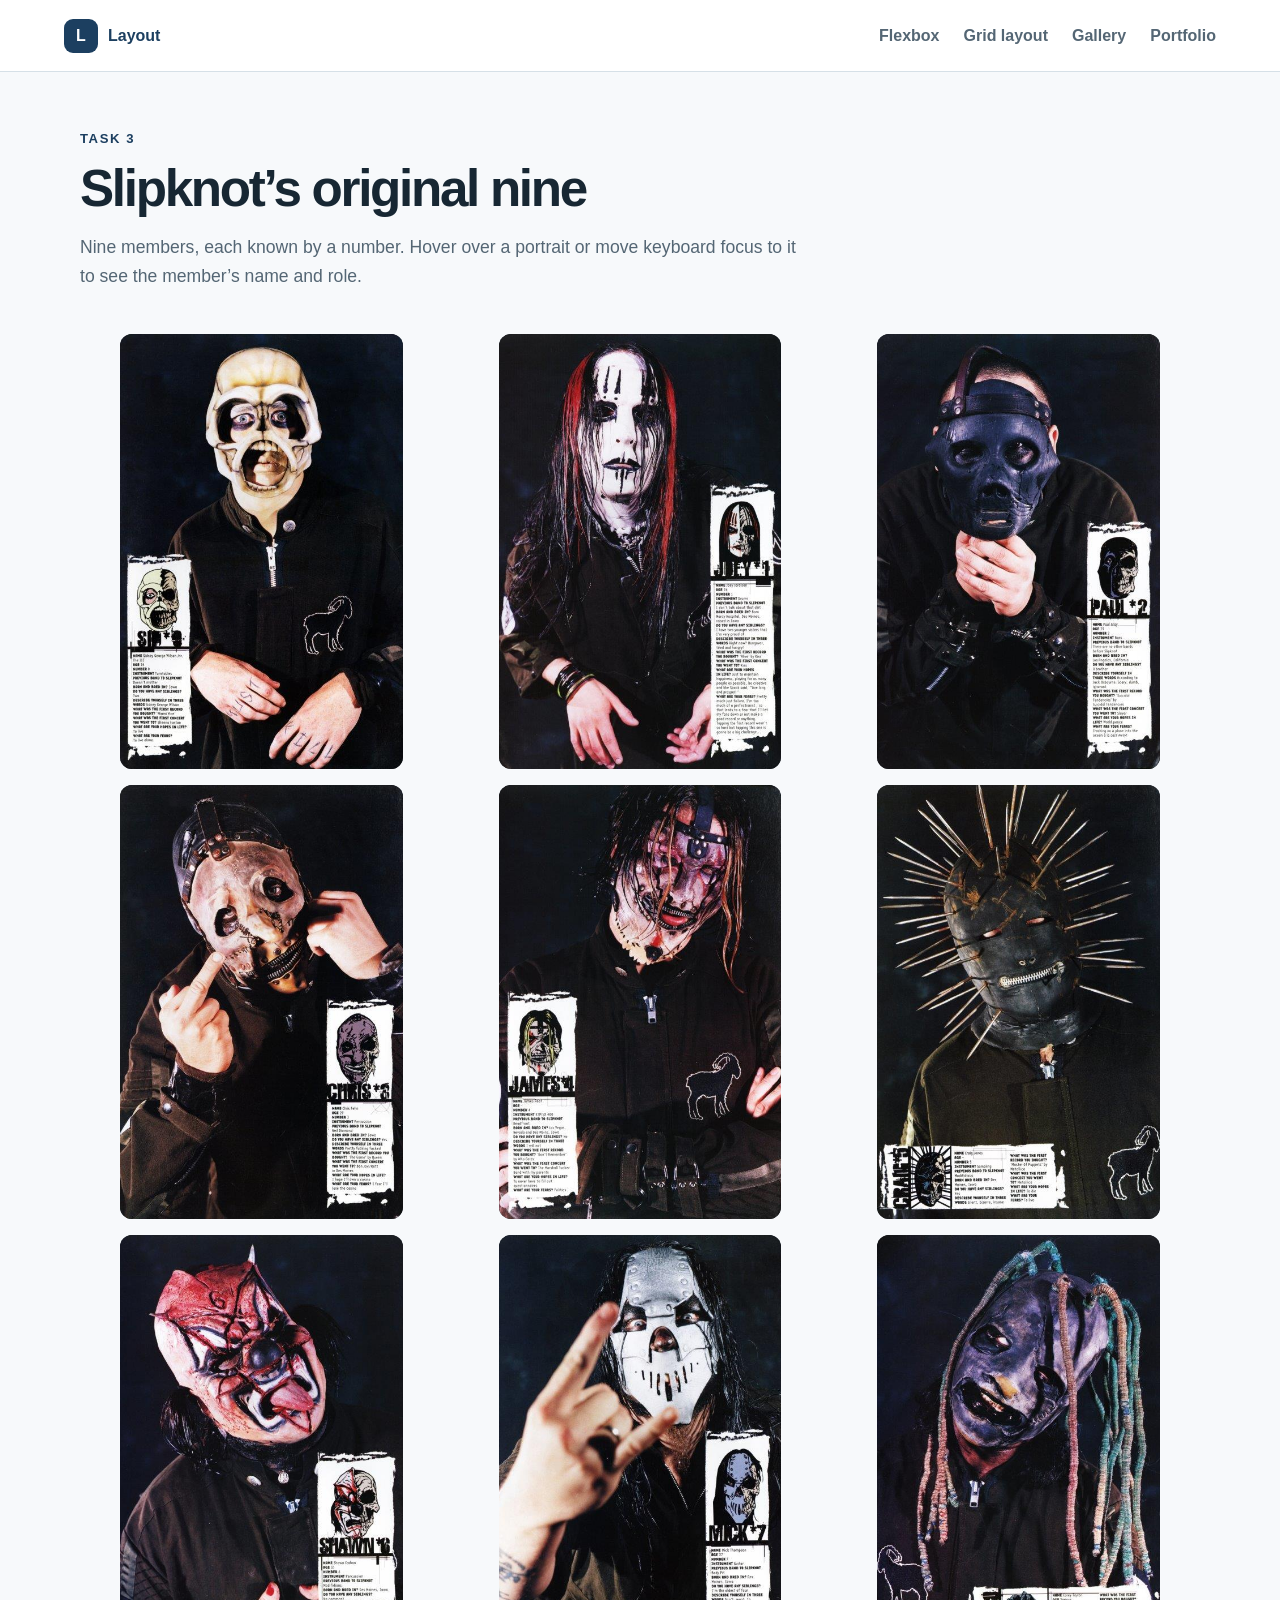
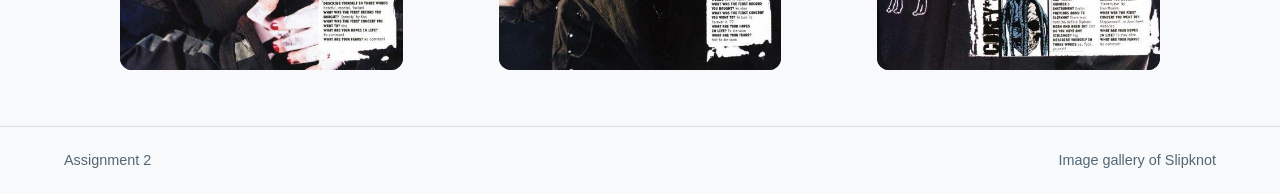
<file: gallery.html>
<!DOCTYPE html>
<html lang="en">
  <head>
    <meta charset="UTF-8">
    <link rel="stylesheet" href="./style.css">
    <meta name="viewport" content="width=device-width, initial-scale=1.0">
    <title>Image Gallery - Layout</title>
    <link rel="icon" type="image/png" href="assets/logo.png">
    <link rel="stylesheet" href="style.css">
  </head>
  
<body>
  <header class="site-header">
    <a class="brand" href="index.html">
      <span class="brand-mark">L</span> Layout
    </a>
    <nav class="nav-links" aria-label="Main navigation">
      <a href="flexbox.html">Flexbox</a>
      <a href="grid-layout.html">Grid layout</a>
      <a href="gallery.html" aria-current="page">Gallery</a>
      <a href="portfolio.html">Portfolio</a>
    </nav>
  </header>
  
<main class="page-main">
  <p class="eyebrow">TASK 3</p>
  <h1 class="page-title">Slipknot’s original nine</h1>
  <p class="page-lead">Nine members, each known by a number. Hover over a portrait or move keyboard focus to it to see the member’s name and role.</p>
  
<section class="gallery-grid slipknot-gallery" aria-label="Slipknot original members">
  
<figure class="gallery-item">
  <a class="gallery-link" href="assets/slipknot/sid-wilson.jpg">
    <img src="assets/slipknot/sid-wilson.jpg" alt="Slipknot member Sid Wilson in a skull-like mask">
    <figcaption class="gallery-caption">
      <strong>#0 - Sid Wilson</strong>
      <span>Turntables</span>
    </figcaption>
  </a>
</figure>
  
<figure class="gallery-item">
  <a class="gallery-link" href="assets/slipknot/joey-jordison.jpg">
    <img src="assets/slipknot/joey-jordison.jpg" alt="Slipknot member Joey Jordison wearing a white mask with red markings">
    <figcaption class="gallery-caption">
      <strong>#1 - Joey Jordison</strong>
      <span>Drums</span>
    </figcaption>
  </a>
</figure>
  
<figure class="gallery-item">
  <a class="gallery-link" href="assets/slipknot/paul-gray.jpg">
    <img src="assets/slipknot/paul-gray.jpg" alt="Slipknot member Paul Gray wearing a dark blue mask">
    <figcaption class="gallery-caption">
      <strong>#2 - Paul Gray</strong>
      <span>Bass</span>
    </figcaption>
  </a>
</figure>
  
<figure class="gallery-item">
  <a class="gallery-link" href="assets/slipknot/chris-fehn.jpg">
    <img src="assets/slipknot/chris-fehn.jpg" alt="Slipknot member Chris Fehn in his distinctive long-nosed mask">
    <figcaption class="gallery-caption">
      <strong>#3 - Chris Fehn</strong>
      <span>Percussion</span>
    </figcaption>
  </a>
</figure>
  
<figure class="gallery-item">
  <a class="gallery-link" href="assets/slipknot/jim-root.jpg">
    <img src="assets/slipknot/jim-root.jpg" alt="Slipknot member Jim Root in a black and white mask">
    <figcaption class="gallery-caption">
      <strong>#4 - Jim Root</strong>
      <span>Guitar</span>
    </figcaption>
  </a>
</figure>
  
<figure class="gallery-item">
  <a class="gallery-link" href="assets/slipknot/craig-jones.jpg">
    <img src="assets/slipknot/craig-jones.jpg" alt="Slipknot member Craig Jones wearing a mask with long spikes">
    <figcaption class="gallery-caption">
      <strong>#5 - Craig Jones</strong>
      <span>Samples and keyboards</span>
    </figcaption>
  </a>
</figure>
  
<figure class="gallery-item">
  <a class="gallery-link" href="assets/slipknot/shawn-crahan.jpg">
    <img src="assets/slipknot/shawn-crahan.jpg" alt="Slipknot member Shawn Crahan wearing a clown mask">
    <figcaption class="gallery-caption">
      <strong>#6 - Shawn Crahan</strong>
      <span>Percussion</span>
    </figcaption>
  </a>
</figure>
  
<figure class="gallery-item">
  <a class="gallery-link" href="assets/slipknot/mick-thomson.jpg">
    <img src="assets/slipknot/mick-thomson.jpg" alt="Slipknot member Mick Thomson wearing a silver mask">
    <figcaption class="gallery-caption">
      <strong>#7 - Mick Thomson</strong>
      <span>Guitar</span>
    </figcaption>
  </a>
</figure>
  
<figure class="gallery-item">
  <a class="gallery-link" href="assets/slipknot/corey-taylor.jpg">
    <img src="assets/slipknot/corey-taylor.jpg" alt="Slipknot member Corey Taylor with long hair and a stitched mask">
    <figcaption class="gallery-caption">
      <strong>#8 - Corey Taylor</strong>
      <span>Vocals</span>
    </figcaption>
  </a>  
</section>
</main>
  <footer class="site-footer">
    <span>Assignment 2</span>
    <span>Image gallery of Slipknot </span>
  </footer>
</body>
</html>
</file>
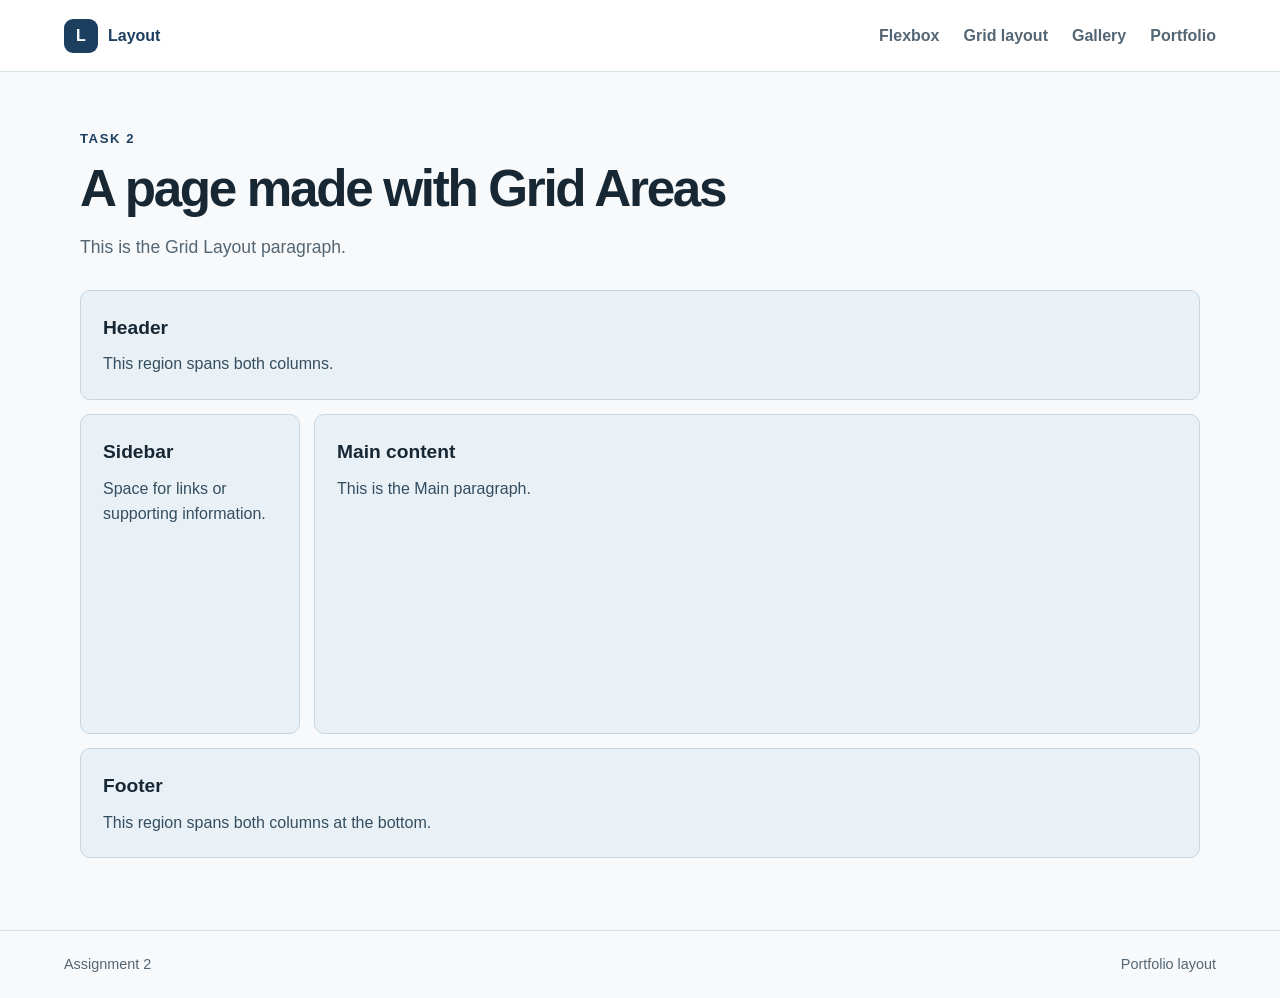
<file: grid-layout.html>
<!DOCTYPE html>
<html lang="en">
  <head>
    <meta charset="UTF-8">
    <link rel="stylesheet" href="./style.css">
    <meta name="viewport" content="width=device-width, initial-scale=1.0">
    <title>Portfolio - Layout</title>
    <link rel="icon" type="image/png" href="assets/logo.png">
    <link rel="stylesheet" href="style.css">
  </head>
  <body>
    <header class="site-header">
      <a class="brand" href="index.html">
        <span class="brand-mark">L</span> Layout
      </a>
      <nav class="nav-links" aria-label="Main navigation">
        <a href="flexbox.html">Flexbox</a>
        <a href="grid-layout.html" aria-current="page">Grid layout</a>
        <a href="gallery.html">Gallery</a>
        <a href="portfolio.html">Portfolio</a>
      </nav>
    </header>
    
<main class="page-main">
  <p class="eyebrow">TASK 2</p>
  <h1 class="page-title">A page made with Grid Areas</h1>
  <p class="page-lead">This is the Grid Layout paragraph.</p>
  
<div class="layout-demo">
  <header class="demo-region demo-header">
    <h2>Header</h2>
    <p>This region spans both columns.</p>
  </header>
  <aside class="demo-region demo-sidebar">
    <h2>Sidebar</h2>
    <p>Space for links or supporting information.</p>
  </aside>
  <section class="demo-region demo-content">
    <h2>Main content</h2>
    <p>This is the Main paragraph.</p>
  </section>
  <footer class="demo-region demo-footer">
    <h2>Footer</h2>
    <p>This region spans both columns at the bottom.</p>
  </footer>
</div>
</main>
    <footer class="site-footer">
      <span>Assignment 2</span>
      <span>Portfolio layout</span>
    </footer>
  </body>
</html>
</file>
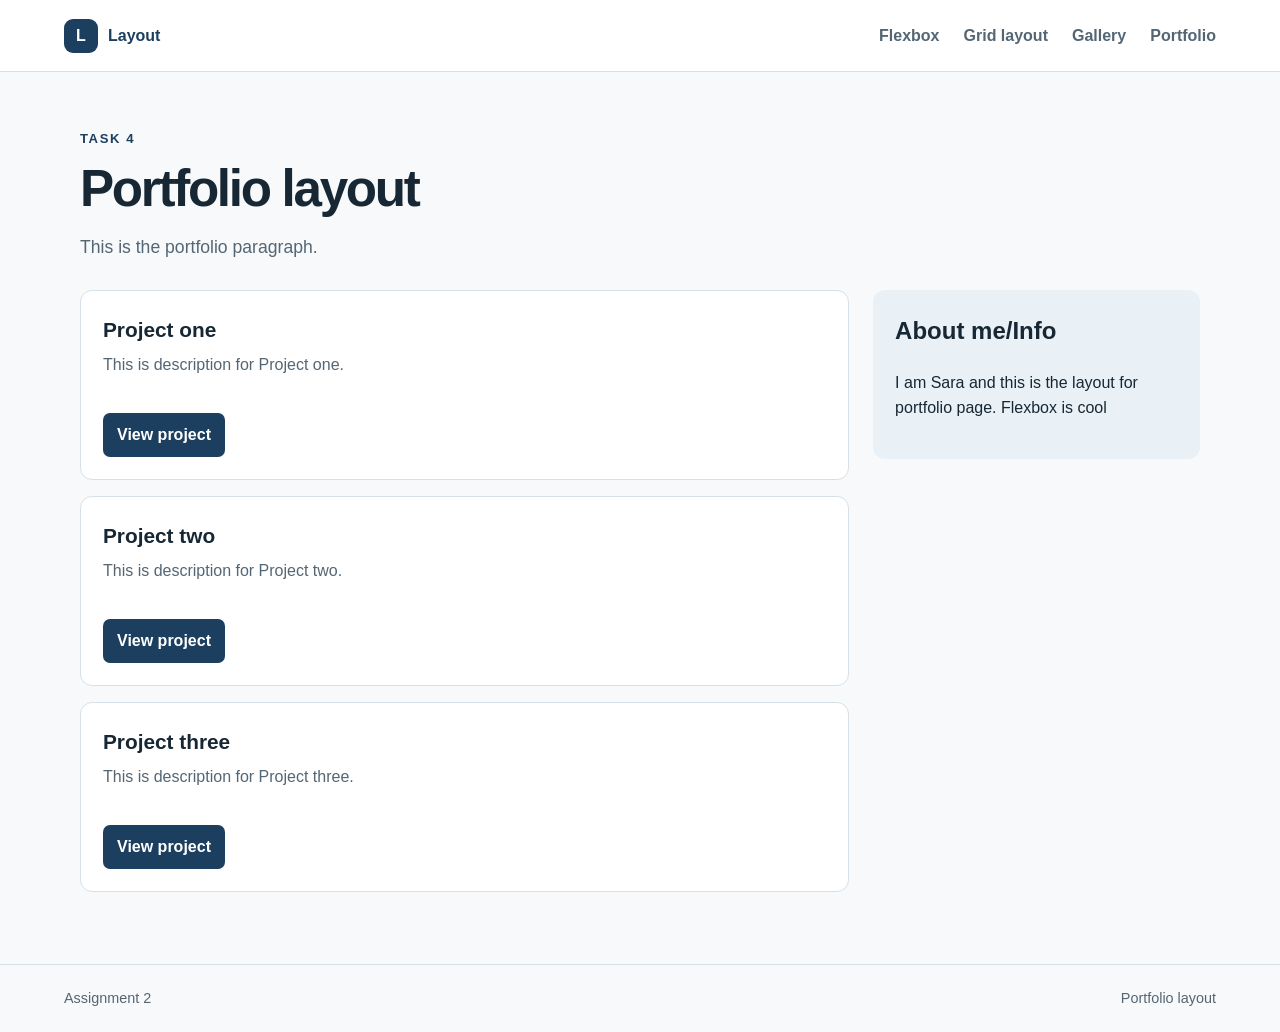
<file: portfolio.html>
<!DOCTYPE html>
<html lang="en">
  <head>
    <meta charset="UTF-8">
    <link rel="stylesheet" href="./style.css">
    <meta name="viewport" content="width=device-width, initial-scale=1.0">
    <title>Portfolio - Layout</title>
    <link rel="icon" type="image/png" href="assets/logo.png">
    <link rel="stylesheet" href="style.css">
  </head>
  <body>
    <header class="site-header">
      <a class="brand" href="index.html">
        <span class="brand-mark">L</span> Layout</a>
      <nav class="nav-links" aria-label="Main navigation">
        <a href="flexbox.html">Flexbox</a>
        <a href="grid-layout.html">Grid layout</a>
        <a href="gallery.html">Gallery</a>
        <a href="portfolio.html" aria-current="page">Portfolio</a>
      </nav>
    </header>
    <main class="page-main">
      <p class="eyebrow">TASK 4</p>
      <h1 class="page-title">Portfolio layout</h1>
      <p class="page-lead">This is the portfolio paragraph.</p>
      
      <div class="portfolio-layout">
        <section class="projects" aria-label="Projects">
          <article class="project-card">
            <h2>Project one</h2>
            <p>This is description for Project one.</p>
            <a class="button-link" href="#project-one">View project</a>
          </article>
          
          <article class="project-card">
            <h2>Project two</h2>
            <p>This is description for Project two.</p>
            <a class="button-link" href="#project-two">View project</a>
          </article>
          
          <article class="project-card">
            <h2>Project three</h2>
            <p>This is description for Project three.</p>
            <a class="button-link" href="#project-three">View project</a>
          </article>
        </section>
        
        <aside class="info-panel">
          <h2>About me/Info</h2>
          <p>I am Sara and this is the layout for portfolio page. Flexbox is cool</p>
        </aside>
      </div>
</main>
    <footer class="site-footer">
      <span>Assignment 2</span>
      <span>Portfolio layout</span>
    </footer>
  </body>
</html>
</file>
<file: style.css>
:root {
  color-scheme: light;
  --ink: #172733;
  --muted: #546674;
  --blue: #1c3f60;
  --blue-light: #e9f1f7;
  --line: #d6e0e7;
  --paper: #f7f9fb;
  --white: #fff;
  font-family: "Open Sans", Arial, sans-serif;
  font-size: 16px;
}
* {box-sizing: border-box; }

body {
  margin: 0;
  background: var(--paper); 
  color: var(--ink);
  line-height: 1.6; 
}

a { color: inherit; }

.site-header {
  min-height: 72px; 
  padding: 14px max(5vw, 20px);
  background: var(--white);
  border-bottom: 1px solid var(--line);
  display: flex;
  align-items: center;
  justify-content: space-between;
  gap: 24px; 
}

.brand { 
  display: inline-flex;
  align-items: center;
  gap: 10px;
  color: var(--blue); 
  font-weight: 750; 
  text-decoration: none;
  white-space: nowrap; 
}

.brand-mark { 
  display: grid;
  place-items: center; 
  width: 34px;
  height: 34px; 
  border-radius: 9px; 
  color: white; 
  background: var(--blue); 
}

.nav-links {
  display: flex;
  align-items: center;
  justify-content: flex-end;
  flex-wrap: wrap; 
  gap: 8px 24px; 
}

.nav-links a {
  text-decoration: none; 
  color: var(--muted);
  font-weight: 600;
}

.nav-links a:hover,

.nav-links a:focus-visible {
  color: var(--blue);
  text-decoration: underline;
  text-underline-offset: 5px;
}

.home-main, .page-main {
  width: min(1120px, 90vw);
  margin: 56px auto 72px; 
}

.eyebrow { 
  color: var(--blue); 
  font-weight: 750; 
  font-size: .82rem;
  letter-spacing: .12em; 
}

h1 {
  max-width: 780px;
  margin: 8px 0 12px; 
  font-size: clamp(2.3rem, 6vw, 4.5rem);
  line-height: 1.05; 
  letter-spacing: -.045em; 
}

.intro { 
  max-width: 660px; 
  margin: 0;
  color: var(--muted); 
  font-size: 1.15rem;
}

.lesson-grid { 
  display: grid;
  grid-template-columns: repeat(2, minmax(0, 1fr));
  gap: 18px;
  margin-top: 38px; 
}

.lesson-card {
  position: relative;
  min-height: 210px; 
  padding: 24px; 
  display: flex; 
  flex-direction: column;
  align-items: flex-start;
  justify-content: column;
  border: 1px solid var(--line); 
  border-radius: 14px; 
  background: var(--white); 
  text-decoration: none;
  transition: transform .18s ease, box-shadow .18s ease;
}

.lesson-card:hover {
  transform: translateY(-3px);
  box-shadow: 0 12px 28px #17273316;
}

.lesson-number {
  color: var(--blue);
  font-size: .82rem; 
  font-weight: 750; 
}

.lesson-card h2 {
  margin: 5px 0; 
  font-size: 1.45rem; 
}

.lesson-card p { 
  margin: 0 0 14px;
  color: var(--muted); 
}

.text-link {
  margin-top: auto; 
  color: var(--blue); 
  font-weight: 700; 
}

.mynote {
  margin-top: 28px; 
  color: var(--muted); 
}

.page-title { 
  margin-bottom: 10px; 
  font-size: clamp(2rem, 5vw, 3.2rem);
}

.page-lead {
  max-width: 720px;
  color: var(--muted);
  font-size: 1.1rem;
}

.site-footer { display: flex;
               align-items: center;
               justify-content: space-between;
               gap: 16px;
               padding: 22px max(5vw, 20px);
               border-top: 1px solid var(--line);
               color: var(--muted); 
               font-size: .9rem; 
             }

.card-row {
  display: flex;
  align-items: column; 
  gap: 20px;
  margin-top: 30px; 
}

.sample-card { 
  flex: 1 1 0;
  min-width: 0; 
  display: flex;
  flex-direction: column;
  overflow: hidden;
  border: 1px solid var(--line); 
  border-radius: 14px; 
  background: var(--white);
  transition: transform .18s ease, box-shadow .18s ease; 
}

.sample-card:hover { 
  transform: translateY(-4px);
  box-shadow: 0 14px 30px #1727331c;
}

.sample-card img { 
  display: block; 
  width: 100%;
  height: 190px; 
  object-fit: cover; 
}

.sample-card-body { 
  flex: 1;
  display: flex;
  flex-direction: column;
  align-items: flex-start;
  padding: 20px; 
}

.sample-card h2 { 
  margin: 0 0 8px;
  font-size: 1.3rem; 
}

.sample-card p {
  margin: 0 0 20px; 
  color: var(--muted);
}

.button-link {
  display: inline-block;
  margin-top: auto; 
  padding: 9px 14px;
  border-radius: 7px;
  background: var(--blue);
  color: white; 
  font-weight: 650; 
  text-decoration: none; 
}

.button-link:hover, .button-link:focus-visible { background: #285b83; }

.layout-demo {
  display: grid; 
  grid-template-columns: 220px minmax(0, 1fr);
  grid-template-rows: auto minmax(320px, auto) auto; 
  grid-template-areas: "header header" "sidebar content" "footer footer";
  gap: 14px;
  margin-top: 28px;
}

.demo-header { grid-area: header; }
.demo-sidebar { grid-area: sidebar; }
.demo-content { grid-area: content; }
.demo-footer { grid-area: footer; }

.demo-region { 
  padding: 22px;
  border: 1px solid #c6d7e3;
  border-radius: 10px;
  background: var(--blue-light);
}

.demo-region h2 { 
  margin: 0 0 8px;
  font-size: 1.2rem;
}

.demo-region p { margin: 0; 
                 color: #344e60; 
               }

.gallery-grid { 
  display: grid; 
  grid-template-columns: repeat(3, minmax(0, 1fr));
  gap: 16px; 
  margin-top: 28px; 
}

.gallery-item { 
  position: relative;
  min-height: 220px;
  overflow: hidden;
  border-radius: 12px;
  background: #dce6ed;
}

.gallery-item img { 
  display: block;
  width: 100%;
  height: 100%;
  min-height: 220px;
  object-fit: cover; 
  transition: transform .25s ease;
}

.gallery-caption { 
  position: absolute;
  inset: auto 0 0;
  padding: 28px 16px 14px; 
  color: white; 
  background: linear-gradient(transparent, #071522d9);
  opacity: 0;
  transform: translateY(8px);
  transition: opacity .2s ease, transform .2s ease; 
}

.gallery-item:hover img, .gallery-item:focus-within img { transform: scale(1.04); }

.gallery-item:hover .gallery-caption, .gallery-item:focus-within .gallery-caption { opacity: 1;
                                                                                    transform: translateY(0);
                                                                                  }

.gallery-item:focus-within {
  outline: 3px solid #397eaa;
  outline-offset: 3px; 
}

.gallery-item { 
  display: block;
  height: 100%;
  color: inherit;
  text-decoration: none; 
}

.portfolio-layout { 
  display: grid; 
  grid-template-columns: minmax(0, 2fr) minmax(230px, .85fr);
  grid-template-areas: "projects info";
  align-items: start;
  gap: 24px;
  margin-top: 28px; 
}

.projects { 
  grid-area: projects; 
  display: grid;
  gap: 16px; 
}

.info-panel {
  grid-area: info;
  padding: 22px; 
  border-radius: 12px; 
  background: var(--blue-light); 
}

.info-panel h2 { margin-top: 0; }

.project-card { 
  display: flex; 
  flex-direction: column;
  align-items: flex-start;
  min-height: 190px; 
  padding: 22px; 
  border: 1px solid var(--line); 
  border-radius: 12px;
  background: var(--white);
}

.project-card h2 { 
  margin: 0 0 6px;
  font-size: 1.3rem; 
}

.project-card p { 
  margin: 0 0 20px;
  color: var(--muted); 
}

@media (max-width: 720px) {
  .site-header { 
    align-items: flex-start; 
    flex-direction: column; 
    gap: 12px; 
  }
  
  .nav-links { 
    justify-content: flex-start;
    gap: 6px 16px; 
  }
  
  .home-main, .page-main { margin-top: 38px; }
  .lesson-grid { grid-template-columns: 1fr; }
  .card-row { flex-direction: column; }
  
  .layout-demo { 
    grid-template-columns: 1fr; 
    grid-template-rows: auto;
    grid-template-areas: "header" "sidebar" "content" "footer"; 
  }
  
  .demo-content { min-height: 220px; }
  
  .gallery-grid { 
    grid-template-columns: repeat(2, minmax(0, 1fr));
    gap: 10px; 
  }
  
  .gallery-item, .gallery-item img { min-height: 170px; }
  
  .portfolio-layout { 
    grid-template-columns: 1fr; 
    grid-template-areas: "projects" "info"; 
  }
  
  .site-footer {
    align-items: flex-start; 
    flex-direction: column;
  }
}
@media (max-width: 420px) {
 .gallery-grid { grid-template-columns: 1fr; } }

@media (prefers-reduced-motion: reduce) { 
*, *::before, *::after { scroll-behavior: auto !important; transition-duration: .01ms !important; } }

.slipknot-gallery .gallery-item { min-height: 330px; background: #111820; }
.slipknot-gallery .gallery-item img { min-height: 330px; object-position: center 28%; }
.slipknot-gallery .gallery-caption { display: flex; flex-direction: column; gap: 2px; padding-top: 56px; }
.slipknot-gallery .gallery-caption strong { font-size: 1.05rem; }
.slipknot-gallery .gallery-caption span { color: #e0e5e8; font-size: .9rem; }
@media (max-width: 720px) { .slipknot-gallery .gallery-item, .slipknot-gallery .gallery-item img { min-height: 260px; } }
</file>
